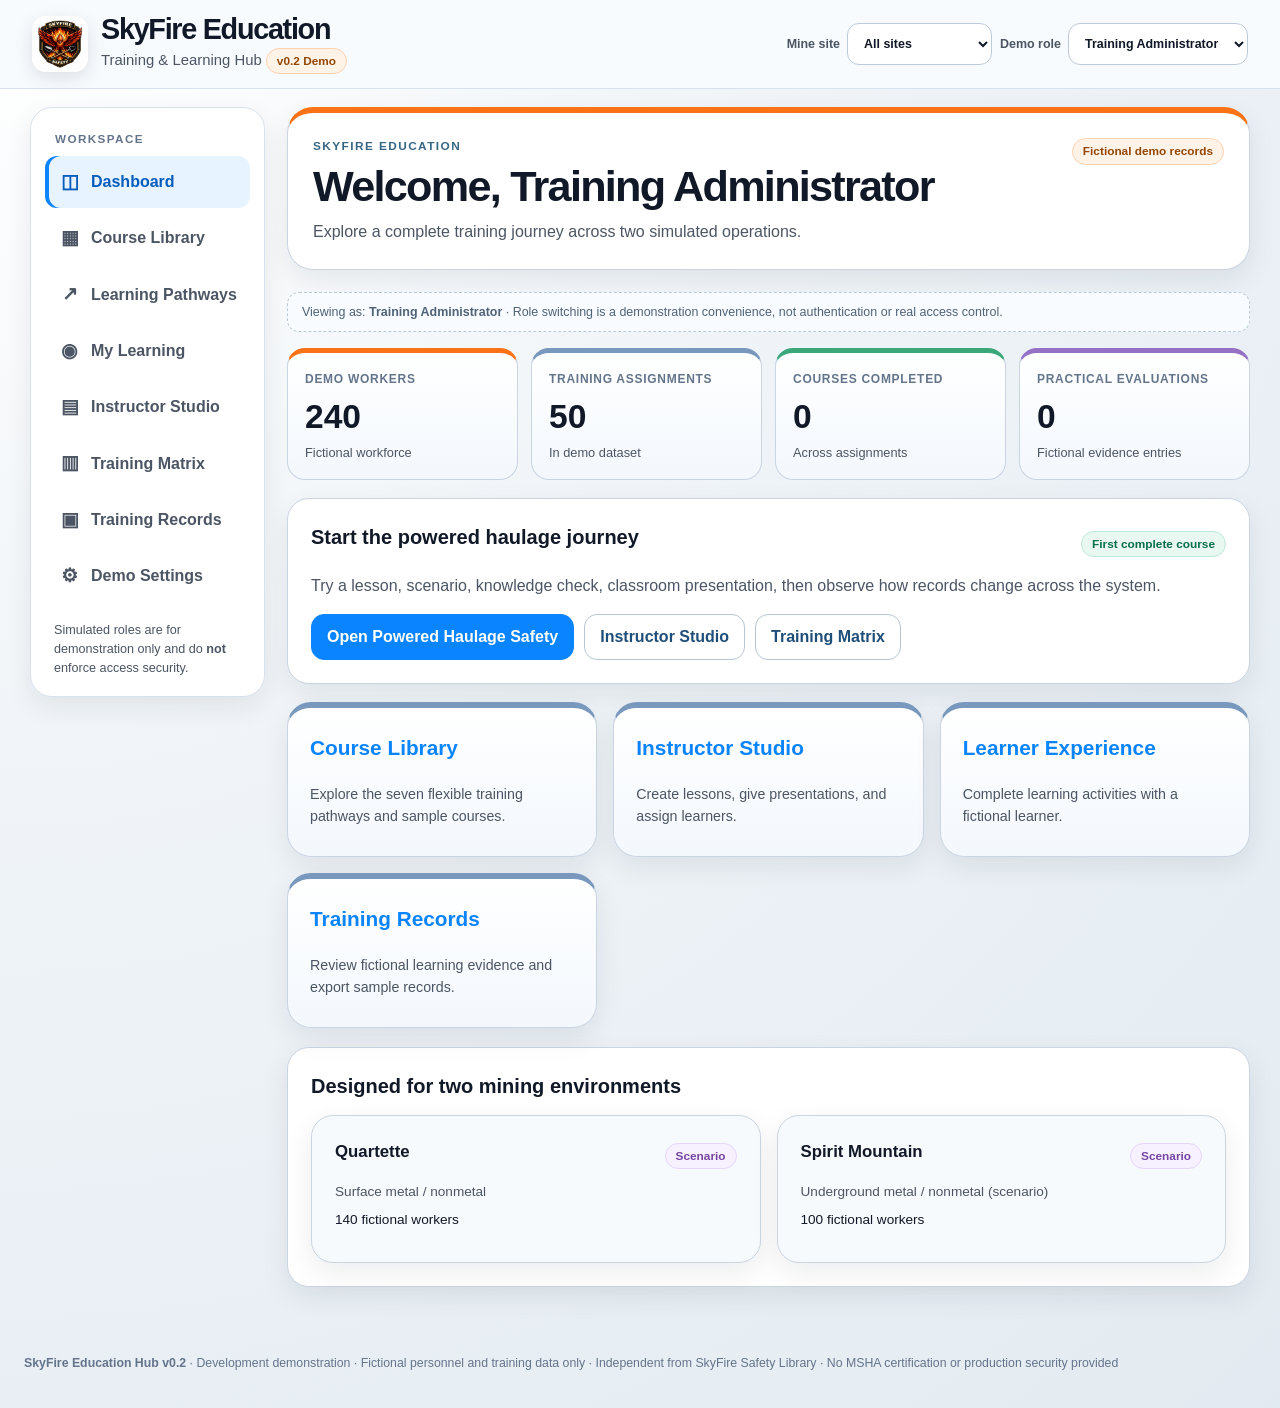
<file: index.html>
<!doctype html>
<html lang="en">
<head>
  <meta charset="utf-8" />
  <meta name="viewport" content="width=device-width, initial-scale=1" />
  <meta name="theme-color" content="#f8fbfe" />
  <meta name="description" content="SkyFire Education Hub — fictional-data functional LMS prototype." />
  <meta name="robots" content="noindex,nofollow,noarchive" />
  <title>SkyFire Education Hub v0.2 — Demonstration</title>
  <link rel="icon" type="image/jpeg" href="assets/skyfire-logo-192.jpg" />
  <link rel="apple-touch-icon" href="assets/skyfire-logo-512.jpg" />
  <link rel="stylesheet" href="src/styles.css" />
  <script type="module" src="src/app.js"></script>
</head>
<body>
  <a href="#content" class="skip-link">Skip to main content</a>
  <div id="app" class="app-shell">
    <div class="loading-message">Loading SkyFire Education Hub…</div>
  </div>
</body>
</html>
</file>
<file: src/styles.css>
:root{--bg:#eef3f7;--card:#fff;--card-soft:#f7fafc;--text:#111827;--muted:#4b5563;--subtle:#64748b;--line:#cbd5e1;--line-soft:#d8e2ec;--accent:#0b84ff;--accent-dark:#1f4e79;--orange:#f97316;--shadow:0 10px 28px rgba(15,23,42,.08);--ok:#047857;--danger:#b91c1c}
*{box-sizing:border-box} html{min-height:100%;scroll-behavior:smooth} body{margin:0;min-height:100vh;font-family:-apple-system,BlinkMacSystemFont,"Segoe UI",Roboto,Arial,sans-serif;background:radial-gradient(circle at top left,rgba(255,255,255,.95),rgba(238,243,247,.92) 42%,rgba(226,234,241,.98));color:var(--text);line-height:1.5} button,input,select,textarea{font:inherit} button{cursor:pointer} a{color:#075dbc} a:hover{text-decoration:underline} :focus-visible{outline:3px solid #70b7ff;outline-offset:2px} [hidden],.hidden{display:none!important}.skip-link{position:absolute;top:-50px;left:8px;background:#fff;padding:12px;z-index:500}.skip-link:focus{top:8px}
.app-header{position:sticky;top:0;z-index:60;padding:14px clamp(15px,3vw,32px);background:rgba(248,251,254,.96);border-bottom:1px solid var(--line-soft);backdrop-filter:blur(10px)}.header-inner{max-width:1450px;margin:auto;display:flex;justify-content:space-between;align-items:center;gap:16px;flex-wrap:wrap}.brand-row{display:flex;align-items:center;gap:13px}.brand-logo{width:56px;height:56px;object-fit:cover;border-radius:14px;box-shadow:0 6px 18px rgba(15,23,42,.12)}.brand-title{font-size:clamp(1.3rem,3.3vw,1.8rem);font-weight:800;letter-spacing:-.045em;line-height:1.08;margin:0}.brand-subtitle{color:var(--muted);margin:3px 0 0;font-size:.93rem}.header-controls{display:flex;gap:8px;align-items:center;flex-wrap:wrap}.field-inline{display:flex;align-items:center;gap:7px;color:var(--muted);font-size:.78rem;font-weight:750}.field-inline select{min-width:145px}.select,.input,.textarea,select,input,textarea{max-width:100%;min-height:42px;padding:9px 12px;background:white;border:1px solid #bccada;border-radius:12px;color:var(--text)}.textarea,textarea{min-height:96px;resize:vertical}.input:focus,.select:focus,.textarea:focus{border-color:var(--accent)}.shell{max-width:1450px;margin:0 auto;padding:18px clamp(13px,3vw,30px) 45px;display:grid;grid-template-columns:235px minmax(0,1fr);gap:22px;align-items:start}.sidebar{position:sticky;top:105px;background:#fff;border:1px solid var(--line-soft);border-radius:22px;padding:14px;box-shadow:var(--shadow)}.sidebar-heading{font-size:.73rem;font-weight:800;letter-spacing:.12em;text-transform:uppercase;color:var(--subtle);margin:8px 10px}.nav-list{display:flex;flex-direction:column;gap:4px}.nav-link{width:100%;border:0;border-radius:12px;background:transparent;padding:12px 13px;color:var(--muted);font-weight:700;text-align:left;display:flex;align-items:center;gap:10px}.nav-link:hover{background:#edf6ff}.nav-link.active{background:#e7f3ff;color:#075dbc;box-shadow:inset 4px 0 #0b84ff}.nav-icon{width:23px;display:inline-flex;justify-content:center;font-size:1.18rem}.sidebar-note{font-size:.79rem;color:var(--muted);margin:19px 9px 4px}.content{min-width:0}.eyebrow{font-size:.74rem;color:#376685;letter-spacing:.12em;text-transform:uppercase;font-weight:800;margin:0 0 7px}.page-title{font-size:clamp(1.8rem,3.5vw,2.7rem);line-height:1.1;letter-spacing:-.04em;margin:0 0 9px}.page-subtitle{font-size:1rem;color:var(--muted);margin:0}.intro-card{background:#fff;border:1px solid var(--line);border-top:6px solid var(--orange);border-radius:26px;padding:25px;box-shadow:var(--shadow);margin-bottom:22px}.intro-top{display:flex;align-items:flex-start;justify-content:space-between;gap:12px;flex-wrap:wrap}.section{background:var(--card);border:1px solid var(--line);border-radius:22px;padding:23px;box-shadow:var(--shadow);margin-bottom:18px}.section.soft{background:var(--card-soft)}.section h2{font-size:1.25rem;margin:0 0 14px}.section h3{font-size:1.05rem;margin:0 0 10px}.section p{margin:8px 0}.grid{display:grid;grid-template-columns:repeat(auto-fit,minmax(240px,1fr));gap:16px}.metric-grid{display:grid;grid-template-columns:repeat(4,minmax(0,1fr));gap:13px;margin-bottom:18px}.metric{background:linear-gradient(180deg,#fff,#f3f8fd);border:1px solid var(--line);border-top:5px solid #7898bd;border-radius:18px;padding:17px;min-width:0}.metric.orange{border-top-color:var(--orange)}.metric.green{border-top-color:#3aa77b}.metric.purple{border-top-color:#9471c5}.metric-label{font-size:.75rem;text-transform:uppercase;letter-spacing:.06em;color:var(--subtle);font-weight:800}.metric-value{font-size:clamp(1.5rem,3vw,2.1rem);font-weight:800;line-height:1.2;margin-top:9px}.metric-detail{font-size:.8rem;color:var(--muted);margin-top:5px}.dashboard-tile{display:block;width:100%;min-height:155px;text-align:left;background:linear-gradient(180deg,#fff,#f3f8fd);border:1px solid var(--line);border-top:6px solid #7898bd;border-radius:24px;padding:22px;box-shadow:var(--shadow);color:inherit}.dashboard-tile:hover{border-top-color:var(--accent);transform:translateY(-1px)}.tile-title{color:var(--accent);font-weight:800;font-size:1.3rem;line-height:1.13}.tile-subtitle{display:block;margin-top:22px;color:var(--muted);font-size:.89rem}.warning,.notice{border:1px solid #e8c38b;border-left:5px solid var(--orange);background:#fff8ec;border-radius:13px;padding:12px 15px;font-size:.88rem}.notice{border-color:#b7d5e6;border-left-color:#0b84ff;background:#f1f8ff}.danger-note{background:#fff2f2;border-color:#f3c0c0;border-left-color:#d23b3b}.tag,.badge{display:inline-flex;align-items:center;gap:4px;border:1px solid #d3e2ed;background:#f0f6fc;color:#315778;border-radius:999px;padding:5px 10px;font-size:.74rem;font-weight:750;white-space:normal;line-height:1.2}.badge.orange{background:#fff3e7;border-color:#ffd1ae;color:#934706}.badge.green{background:#eaf8f2;border-color:#bde9d6;color:#086e4d}.badge.purple{background:#f7f0ff;border-color:#e7d6fb;color:#7545a2}.badge.gray{background:#f5f6f8;border-color:#e2e8f0;color:#475569}.badge.red{background:#fff1f1;border-color:#f2c2c2;color:#9d2929}.flex{display:flex;align-items:center;gap:10px;flex-wrap:wrap}.spread{display:flex;align-items:center;justify-content:space-between;gap:12px;flex-wrap:wrap}.stack{display:flex;flex-direction:column;gap:12px}.muted{color:var(--muted)}.small{font-size:.85rem}.tiny{font-size:.75rem}.section-label{font-size:.77rem;color:var(--subtle);text-transform:uppercase;letter-spacing:.08em;font-weight:800}.btn{min-height:43px;padding:10px 15px;border:1px solid #b8c6d4;border-radius:13px;background:#fff;font-weight:750;color:#1f4e79;display:inline-flex;align-items:center;justify-content:center;gap:7px;text-decoration:none}.btn:hover{background:#edf6ff;text-decoration:none}.btn.primary{background:#0b84ff;border-color:#0b84ff;color:#fff}.btn.primary:hover{background:#006bd6}.btn.ghost{background:transparent}.btn.danger{color:var(--danger);border-color:#efb9b9}.btn.small{min-height:34px;font-size:.8rem;padding:6px 10px;border-radius:10px}.btn:disabled{cursor:not-allowed;opacity:.45}.course-card{border:1px solid var(--line-soft);border-top:5px solid #7ba0c5;border-radius:20px;padding:18px;background:linear-gradient(180deg,#fff,#f9fcff);display:flex;flex-direction:column;gap:9px;min-height:225px}.course-card h3{font-size:1.16rem;line-height:1.2;margin:0}.course-card p{font-size:.85rem;color:var(--muted);margin:0;flex:1}.course-card .course-action{margin-top:auto}.filter-row{display:flex;gap:10px;flex-wrap:wrap;margin-bottom:16px;align-items:center}.filter-row input{flex:2;min-width:190px}.filter-row select{flex:1;min-width:165px}.table-scroll{overflow:auto;border:1px solid var(--line-soft);border-radius:16px}.data-table{width:100%;border-collapse:collapse;text-align:left;font-size:.85rem;min-width:620px}.data-table th,.data-table td{padding:12px 14px;vertical-align:middle;border-bottom:1px solid var(--line-soft)}.data-table th{background:#edf4f9;color:#315778;font-weight:800;position:sticky;top:0}.data-table tbody tr:last-child td{border-bottom:0}.data-table tbody tr:nth-child(even){background:#fbfdfe}.progress-track{height:9px;background:#e0eaf2;border-radius:100px;overflow:hidden;min-width:70px}.progress-fill{height:100%;background:#0b84ff;border-radius:100px}.progress-fill.done{background:#14906a}.progress-label{display:block;font-size:.76rem;color:var(--muted);margin-top:5px}.lesson-list{display:grid;gap:9px}.lesson-button{width:100%;display:flex;align-items:center;gap:12px;text-align:left;padding:13px;border:1px solid var(--line);background:#fff;border-radius:14px;color:inherit}.lesson-button:hover{border-color:#79b5e6;background:#f6fbff}.lesson-button.active{border-color:#0b84ff;background:#eaf5ff}.lesson-number{border-radius:11px;background:#eaf2f9;color:#185b83;min-width:37px;height:37px;display:grid;place-items:center;font-weight:800}.lesson-type{font-size:.7rem;text-transform:uppercase;letter-spacing:.07em;color:var(--subtle);font-weight:800}.lesson-layout{display:grid;grid-template-columns:290px minmax(0,1fr);gap:17px;align-items:start}.lesson-display{min-width:0;padding:20px;background:var(--card-soft);border:1px solid var(--line-soft);border-radius:19px}.lesson-display p{font-size:.98rem;line-height:1.65}.choice{display:flex;align-items:flex-start;gap:12px;border:1px solid var(--line);border-radius:13px;background:#fff;padding:13px;margin-bottom:10px;cursor:pointer}.choice:hover{background:#f4f9fe}.choice input{margin-top:4px;min-height:auto}.choice.correct{border-color:#64c6a4;background:#eaf8f2}.choice.incorrect{border-color:#e99a9a;background:#fff1f1}.feedback{border:1px solid #b9d7e9;border-radius:13px;background:#eff8ff;padding:14px;margin-top:13px}.feedback.good{border-color:#a4dac6;background:#edf9f3}.feedback.bad{border-color:#f3bcbc;background:#fff4f4}.form-grid{display:grid;grid-template-columns:repeat(2,minmax(0,1fr));gap:14px}.form-field{display:flex;flex-direction:column;gap:6px}.form-field.full{grid-column:1/-1}.form-field label{font-weight:750;font-size:.83rem;color:#374b61}.form-field input,.form-field textarea,.form-field select{width:100%}.form-help{font-size:.74rem;color:var(--muted)}.checklist{display:grid;gap:12px}.check-row{display:flex;align-items:flex-start;gap:11px;padding:11px;border-radius:12px;border:1px solid var(--line-soft);background:#fff}.check-row input{margin-top:5px;min-height:auto;transform:scale(1.1)}.timeline{display:grid;gap:10px}.timeline-item{display:flex;align-items:flex-start;gap:13px;padding:13px 0;border-bottom:1px solid var(--line-soft)}.timeline-item:last-child{border-bottom:0}.timeline-dot{height:10px;width:10px;border-radius:50%;background:#0b84ff;margin-top:6px;flex:none}.footer{max-width:1450px;margin:4px auto;padding:0 24px 32px;font-size:.77rem;color:var(--subtle)}.bar-outer{height:12px;border-radius:20px;background:#e4edf4;overflow:hidden}.bar-inner{height:100%;background:#0b84ff;border-radius:20px;transition:width .2s}.modal-overlay{position:fixed;inset:0;background:rgba(10,26,45,.65);z-index:100;display:flex;align-items:center;justify-content:center;padding:18px}.modal{background:#fff;width:min(900px,100%);max-height:92vh;overflow:auto;border:1px solid #b7c9d6;border-radius:25px;padding:25px;box-shadow:0 32px 80px rgba(0,0,0,.28)}.presenter{display:flex;flex-direction:column;justify-content:space-between;min-height:420px;background:linear-gradient(135deg,#173c60,#0c6cbd);border-radius:21px;color:#fff;padding:34px}.presenter h2{font-size:clamp(2rem,4vw,3.2rem);line-height:1.12;margin:8px 0 18px}.presenter p{font-size:clamp(1.15rem,2vw,1.45rem);max-width:790px;line-height:1.7}.presenter .badge{background:rgba(255,255,255,.14);color:#fff;border-color:rgba(255,255,255,.28)}.presenter-controls{display:flex;align-items:center;justify-content:space-between;gap:8px;flex-wrap:wrap}.presenter-notes{border-left:4px solid #f97316;background:#fff8eb;color:#69430e;padding:15px;border-radius:10px;margin-top:12px}.empty{text-align:center;padding:28px;color:var(--muted)}.toast{position:fixed;z-index:200;bottom:24px;right:24px;background:#173c60;color:#fff;padding:12px 18px;border-radius:12px;box-shadow:var(--shadow);max-width:min(380px,90vw);font-size:.87rem}.two-col{display:grid;grid-template-columns:1fr 1fr;gap:14px}.course-outline{margin:8px 0;padding-left:20px}.course-outline li{margin-bottom:6px}.role-note{border:1px dashed #b9c9d7;color:#4f6278;background:#f8fbff;padding:10px 14px;border-radius:12px;font-size:.78rem;margin-bottom:16px} .loading-message{max-width:500px;margin:100px auto;padding:40px;text-align:center}
@media(max-width:1120px){.metric-grid{grid-template-columns:repeat(2,minmax(0,1fr))}.lesson-layout{grid-template-columns:240px minmax(0,1fr)}}
@media(max-width:830px){.app-header{position:static}.header-inner{align-items:flex-start}.header-controls{width:100%;justify-content:space-between}.shell{grid-template-columns:1fr;gap:13px;padding-top:13px}.sidebar{position:static;border-radius:16px;padding:10px}.sidebar-heading,.sidebar-note{display:none}.nav-list{flex-direction:row;overflow-x:auto;scroll-snap-type:x mandatory}.nav-link{white-space:nowrap;flex:0 0 auto;padding:10px 12px;scroll-snap-align:start}.content{width:100%}.lesson-layout{grid-template-columns:1fr}.lesson-list{grid-template-columns:repeat(auto-fit,minmax(190px,1fr))}}
@media(max-width:560px){.header-controls{display:grid;grid-template-columns:1fr 1fr}.field-inline{display:flex;flex-direction:column;align-items:stretch;gap:3px}.field-inline select{min-width:0;width:100%}.brand-logo{width:49px;height:49px}.intro-card{border-radius:20px;padding:19px}.section{border-radius:18px;padding:17px}.metric-grid{grid-template-columns:repeat(2,minmax(0,1fr));gap:8px}.metric{padding:12px}.metric-value{font-size:1.6rem}.metric-label{font-size:.65rem}.grid,.two-col,.form-grid{grid-template-columns:1fr}.form-field.full{grid-column:auto}.filter-row input,.filter-row select{width:100%}.presenter{padding:22px;min-height:340px}.modal{padding:15px}.sidebar{margin-bottom:2px}.page-title{font-size:1.9rem}}
@media(prefers-reduced-motion:reduce){*,*::before,*::after{animation:none!important;transition:none!important;scroll-behavior:auto!important}}
/* Avoid intrinsic-width expansion when the mobile navigation scrolls horizontally. */
@media(max-width:830px){.shell,.sidebar,.content{min-width:0}.sidebar{width:100%;overflow:hidden}.nav-list{width:100%;min-width:0;max-width:100%;overflow-x:auto}.nav-link{width:auto}}

/* v0.2 — Learner workspace and pathways. SkyFire Safety family styling retained. */
.v02-notice{margin:0 0 16px}.v02-learning-overview{display:grid;grid-template-columns:repeat(3,minmax(0,1fr));gap:10px;margin:0 0 18px}.v02-learning-overview>div{padding:13px 15px;border:1px solid var(--line-soft);border-radius:16px;background:linear-gradient(180deg,#fff,#f4f9fd);display:flex;flex-direction:column;gap:4px}.v02-learning-overview strong{font-size:1.5rem;color:var(--accent-dark)}.v02-learning-overview span{font-size:.78rem;color:var(--muted)}.demo-person-switcher{display:flex;flex-wrap:wrap;gap:8px;margin-bottom:15px;align-items:center}.demo-person-switcher select{max-width:280px}.learning-section-nav{display:grid;grid-template-columns:repeat(5,minmax(0,1fr));gap:8px;margin:15px 0 20px}.learning-nav-btn{min-height:52px;border:1px solid #b9ccdc;border-radius:15px;background:white;color:#315778;font-size:.85rem;font-weight:750;padding:9px 7px}.learning-nav-btn.selected{border-color:var(--accent);background:#e8f4ff;color:#075dbc;box-shadow:inset 0 -4px #0b84ff}.learning-nav-btn:hover,.v02-tab-bar button:hover{background:#edf6ff}.v02-tab-bar{display:flex;flex-wrap:wrap;gap:6px;border-bottom:1px solid var(--line-soft);margin:14px 0 19px;padding-bottom:8px}.v02-tab-bar button{border:0;border-radius:12px;padding:11px 14px;background:transparent;color:#315778;font-weight:750;min-height:42px}.v02-tab-bar button.current{background:#e8f4ff;box-shadow:inset 0 -3px var(--accent);color:#075dbc}.v02-tab-bar span{display:inline-grid;place-items:center;min-width:22px;height:22px;padding:0 6px;border-radius:12px;background:#e3edf6;color:#315778;font-size:.75rem;margin-left:5px}.v02-stack{display:grid;gap:13px}.v02-card-grid{display:grid;grid-template-columns:repeat(auto-fit,minmax(260px,1fr));gap:14px}.v02-mini-card{border:1px solid var(--line-soft);border-top:5px solid #7898bd;border-radius:20px;background:linear-gradient(180deg,#fff,#f6faff);padding:19px;display:flex;flex-direction:column;gap:11px;min-width:0}.v02-mini-card h3{font-size:1.15rem;margin:2px 0}.v02-mini-card p{font-size:.88rem;line-height:1.5;color:var(--muted);margin:0}.v02-mini-card .flex{margin-top:auto}.v02-badges{display:flex;flex-wrap:wrap;gap:7px;align-items:center;margin-top:6px}.v02-assignment{border:1px solid var(--line-soft);border-top:5px solid #7898bd;border-radius:21px;background:linear-gradient(180deg,#fff,#f7fbff);padding:20px;display:grid;gap:14px}.v02-assignment-title h3{font-size:1.18rem;margin:0 0 4px}.v02-current-row{display:flex;flex-wrap:wrap;justify-content:space-between;gap:13px;align-items:flex-start}.v02-current-row p{margin:7px 0 0}.v02-due{display:flex;flex-direction:column;gap:4px;align-items:flex-start}.v02-due strong{font-size:.94rem}.v02-assignment-actions{display:flex;align-items:center;gap:10px;flex-wrap:wrap}.v02-controls{display:flex;align-items:end;flex-wrap:wrap;gap:10px;margin-bottom:15px}.v02-controls label,.filter-select{display:flex;flex-direction:column;gap:4px;font-size:.78rem;font-weight:800;color:#425b76}.v02-controls select,.filter-select select{min-width:145px;max-width:100%;font-size:.86rem}.v02-view-toggle{display:flex;gap:3px;border:1px solid var(--line);background:#f4f8fc;border-radius:13px;padding:4px;flex-wrap:wrap}.v02-view-toggle button{border:0;background:transparent;color:#315778;font-size:.8rem;border-radius:9px;min-height:35px;padding:7px 10px;font-weight:750}.v02-view-toggle button.selected{background:#fff;box-shadow:0 1px 5px #bdcfde}.v02-compact .v02-assignment{grid-template-columns:minmax(0,1fr) minmax(0,1fr) auto;align-items:center;gap:12px;padding:13px}.v02-compact .v02-assignment .v02-current-row{display:block}.v02-compact .v02-assignment-actions{justify-content:flex-end}.v02-history{border:1px solid var(--line-soft);border-radius:16px;background:#fff;overflow:hidden}.v02-history-toggle{border:0;background:#fff;width:100%;padding:17px;display:flex;justify-content:space-between;align-items:center;gap:12px;text-align:left;color:var(--text)}.v02-history-toggle>span{font-size:1.5rem;color:#426381}.v02-history-detail{border-top:1px solid var(--line-soft);padding:16px;background:#f7fbff}.v02-history-detail h3{margin:0 0 10px;font-size:.95rem}.v02-timeline-entry{display:flex;align-items:center;justify-content:space-between;gap:12px;padding:9px 0;border-bottom:1px solid var(--line-soft)}.v02-timeline-entry p{margin:4px 0 0}.v02-personal-head{background:#f1f8ff;border:1px solid #c9e0f0;padding:12px 15px;border-radius:14px;display:flex;justify-content:space-between;gap:10px;flex-wrap:wrap;align-items:center}.v02-pathway-panel{background:#fff;border:1px solid var(--line-soft);border-top:5px solid #8666b5;border-radius:20px;padding:19px;margin:15px 0}.v02-pathway-panel h3{margin:0}.v02-pathway-panel p{line-height:1.5}.v02-pathway-steps{margin-top:14px;display:grid;gap:10px}.v02-pathway-step{display:flex;align-items:start;gap:11px;background:#f7fafc;border:1px solid var(--line-soft);border-radius:14px;padding:13px}.v02-step-num{width:30px;height:30px;border-radius:10px;background:#e7f3ff;color:#075dbc;font-weight:800;display:grid;place-items:center;flex:none}.v02-step-info{flex:1;min-width:0;display:grid;gap:3px}.v02-step-info p{margin:4px 0 0}.v02-step-actions{margin-left:auto}.v02-course-row{border:1px solid var(--line-soft);border-radius:14px;background:#fff;padding:15px}.v02-inline-form{display:flex;align-items:end;gap:9px;flex-wrap:wrap;margin-top:16px;padding-top:13px;border-top:1px solid var(--line-soft)}.v02-inline-form label{display:grid;gap:4px;flex:1;min-width:190px;font-size:.8rem;font-weight:750}.v02-inline-form select{width:100%}.v02-course-picker{display:grid;gap:7px;border:1px solid var(--line);border-radius:12px;padding:13px;max-height:300px;overflow-y:auto}.v02-course-picker legend{font-size:.86rem;font-weight:800;padding:3px 7px}.v02-course-picker label{display:flex;align-items:center;gap:8px;font-size:.85rem}.v02-course-picker input{min-height:auto}.v02-editor-step{border:1px solid var(--line-soft);border-radius:12px;padding:12px;background:#f6fafd}.v02-editor-step .flex{margin-top:9px}.v02-requirements{border-left:3px solid #b9d9ee;padding-left:12px}.v02-requirements p{margin:4px 0}.v02-stage-row{display:flex;flex-wrap:wrap;gap:7px;margin:11px 0}.v02-stage{display:flex;align-items:center;gap:6px;border:1px solid var(--line-soft);border-radius:14px;padding:7px 10px;font-size:.73rem;background:#f2f8fc;font-weight:700}.v02-stage b{background:#d6eafa;width:25px;height:25px;display:grid;place-items:center;border-radius:50%;color:#075dbc}.v02-modal{width:min(560px,100%)}
@media (max-width:900px){.learning-section-nav{grid-template-columns:repeat(3,minmax(0,1fr))}.v02-compact .v02-assignment{grid-template-columns:1fr 1fr}.v02-compact .v02-assignment-actions{grid-column:1/-1;justify-content:flex-start}}
@media (max-width:560px){.learning-section-nav{grid-template-columns:repeat(2,minmax(0,1fr));gap:7px}.learning-nav-btn{font-size:.78rem;min-height:47px}.v02-learning-overview{gap:6px}.v02-learning-overview>div{padding:9px}.v02-learning-overview strong{font-size:1.25rem}.v02-learning-overview span{font-size:.69rem}.v02-tab-bar{display:grid;grid-template-columns:repeat(2,minmax(0,1fr))}.v02-tab-bar button{font-size:.82rem;padding:9px 5px}.v02-tab-bar button span{margin-left:2px}.v02-card-grid{grid-template-columns:1fr}.v02-controls{display:grid;grid-template-columns:1fr 1fr}.v02-controls label select{width:100%;min-width:0}.v02-view-toggle{grid-column:1/-1}.v02-current-row{display:flex;flex-direction:column;gap:10px}.v02-assignment{padding:16px}.v02-compact .v02-assignment{grid-template-columns:1fr;gap:7px}.v02-compact .v02-assignment-actions{grid-column:auto}.v02-step-actions{align-self:center}.v02-pathway-step{flex-wrap:wrap}.v02-step-actions{margin-left:40px}.v02-pathway-panel{padding:15px}.v02-modal{padding:18px}}

.v02-nav-header{display:none}
@media(max-width:830px){.v02-nav-header{display:flex;justify-content:space-between;align-items:center;gap:10px;padding:4px 7px}.v02-nav-header strong{font-size:.95rem}.sidebar .nav-list{display:none}.sidebar.v02-expanded .nav-list{display:grid;grid-template-columns:repeat(2,minmax(0,1fr));overflow:visible;max-width:none;gap:6px;padding-top:11px}.sidebar.v02-expanded .nav-link{width:100%;white-space:normal;overflow-wrap:anywhere;min-height:45px;font-size:.85rem;padding:8px 9px}.sidebar.v02-expanded .nav-icon{font-size:1.05rem}}
</file>
